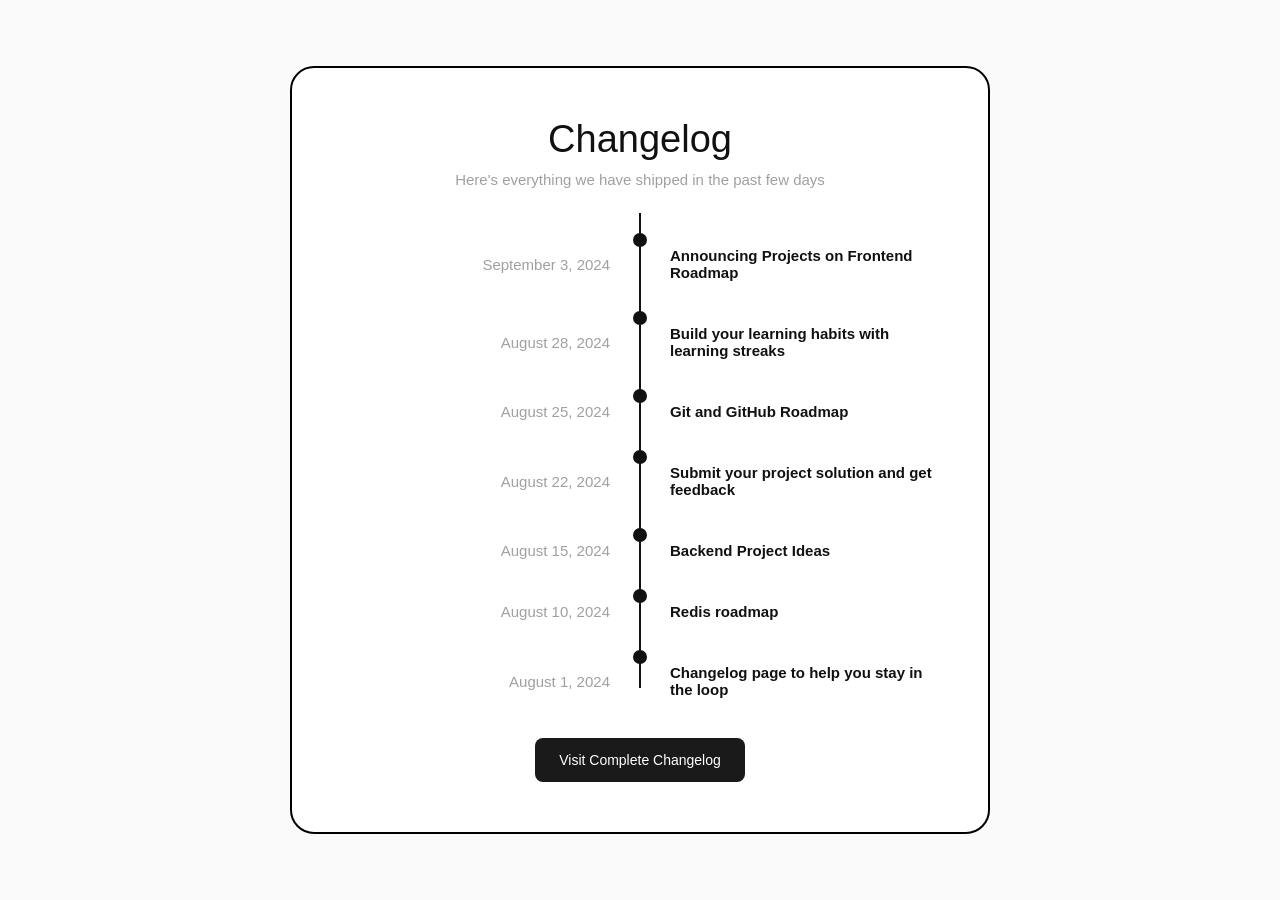
<file: index.html>
<!DOCTYPE html>
<html lang="en">
<head>
    <meta charset="UTF-8">
    <meta name="viewport" content="width=device-width, initial-scale=1.0">
    <title>Changelog Component</title>
    <link rel="stylesheet" href="index.css">
</head>

<body>

    <main class="changelog">

        <header class="changelog-header">
            <h1>Changelog</h1>
            <p>Here's everything we have shipped in the past few days</p>
        </header>

        <div class="changes">

            <div class="change">
                <p class="date">September 3, 2024</p>
                <div class="timeline-marker">
                    <div class="dot"></div>
                    <div class="line"></div>
                </div>
                <p class="description">Announcing Projects on Frontend Roadmap</p>
            </div>

            <div class="change">
                <p class="date">August 28, 2024</p>
                <p class="description">Build your learning habits with learning streaks</p>
            </div>

            <div class="change">
                <time class="date" datetime="2024-08-25">
                    August 25, 2024
                </time>
                <p class="description">
                    Git and GitHub Roadmap
                </p>
            </div>

            <div class="change">
                <time class="date" datetime="2024-08-22">
                    August 22, 2024
                </time>
                <p class="description">
                    Submit your project solution and get feedback
                </p>
            </div>

            <div class="change">
                <time class="date" datetime="2024-08-15">
                    August 15, 2024
                </time>
                <p class="description">
                    Backend Project Ideas
                </p>
            </div>

            <div class="change">
                <time class="date" datetime="2024-08-10">
                    August 10, 2024
                </time>
                <p class="description">
                    Redis roadmap
                </p>
            </div>

            <div class="change">
                <time class="date" datetime="2024-08-01">
                    August 1, 2024
                </time>
                <p class="description">
                    Changelog page to help you stay in the loop
                </p>
            </div>
        </div>
        
        <button type="button" class="changelog-button">
            Visit Complete Changelog
        </button>
    </main>

</body>
</html>
</file>
<file: index.css>
body {
    font-family: Arial, sans-serif;
    display: flex;
    justify-content: center;
    align-items: center;
    min-height: 100vh;
    margin: 0;
    background-color: #fafafa;
}

.changelog {
    width: 700px;
    border: 2px solid #000000;
    border-radius: 24px;
    padding: 50px 40px;
    background-color: #ffffff;
    box-sizing: border-box;
}

.changelog-header h1 {
    font-size: 38px;
    font-weight: 500;
    text-align: center;
    margin: 0 0 10px 0;
    color: #111111;
}

.changelog-header p {
    text-align: center;
    color: #a0a0a0;
    margin: 0 0 45px 0;
    font-size: 15px;
}

.changes {
    position: relative;
    margin-bottom: 40px;
}

.changes::before {
    content: '';
    position: absolute;
    top: -20px;
    bottom: 10px;
    left: 50%;
    transform: translateX(-50%);
    width: 2px;
    background-color: #111111;
    z-index: 1;
}

.change {
    display: grid;
    grid-template-columns: 1fr 60px 1fr;
    align-items: center;
    margin-bottom: 30px;
}

.change::before {
    content: '';
    grid-column: 2;
    justify-self: center;
    width: 14px;
    height: 14px;
    background-color: #111111;
    border-radius: 50%;
    z-index: 2;
}

.date {
    grid-column: 1;
    text-align: right;
    color: #a0a0a0;
    font-size: 15px;
    margin: 0;
}

.description {
    grid-column: 3;
    color: #111111;
    font-weight: 600;
    font-size: 15px;
    margin: 0;
}

.changelog-button {
    display: block;
    margin: 0 auto;
    background-color: #1a1a1a;
    color: #ffffff;
    border: none;
    border-radius: 8px;
    padding: 14px 24px;
    font-size: 14px;
    font-weight: 500;
    cursor: pointer;
    transition: background-color 0.15s ease;
}

.changelog-button:hover {
    background-color: #333333;
}
</file>
<file: changelog.css>
body {
    font-family: Arial, sans-serif;
    display: flex;
    justify-content: center;
    align-items: center;
    min-height: 100vh;
    margin: 0;
    background-color: #fafafa;
}

.changelog {
    width: 700px;
    border: 2px solid #000000;
    border-radius: 24px;
    padding: 50px 40px;
    background-color: #ffffff;
    box-sizing: border-box;
}

.changelog-header h1 {
    font-size: 38px;
    font-weight: 500;
    text-align: center;
    margin: 0 0 10px 0;
    color: #111111;
}

.changelog-header p {
    text-align: center;
    color: #a0a0a0;
    margin: 0 0 45px 0;
    font-size: 15px;
}

.changes {
    position: relative;
    margin-bottom: 40px;
}

.changes::before {
    content: '';
    position: absolute;
    top: -20px;
    bottom: 10px;
    left: 50%;
    transform: translateX(-50%);
    width: 2px;
    background-color: #111111;
    z-index: 1;
}

.change {
    display: grid;
    grid-template-columns: 1fr 60px 1fr;
    align-items: center;
    margin-bottom: 30px;
}

.change::before {
    content: '';
    grid-column: 2;
    justify-self: center;
    width: 14px;
    height: 14px;
    background-color: #111111;
    border-radius: 50%;
    z-index: 2;
}

.date {
    grid-column: 1;
    text-align: right;
    color: #a0a0a0;
    font-size: 15px;
    margin: 0;
}

.description {
    grid-column: 3;
    color: #111111;
    font-weight: 600;
    font-size: 15px;
    margin: 0;
}

.changelog-button {
    display: block;
    margin: 0 auto;
    background-color: #1a1a1a;
    color: #ffffff;
    border: none;
    border-radius: 8px;
    padding: 14px 24px;
    font-size: 14px;
    font-weight: 500;
    cursor: pointer;
    transition: background-color 0.15s ease;
}

.changelog-button:hover {
    background-color: #333333;
}
</file>
